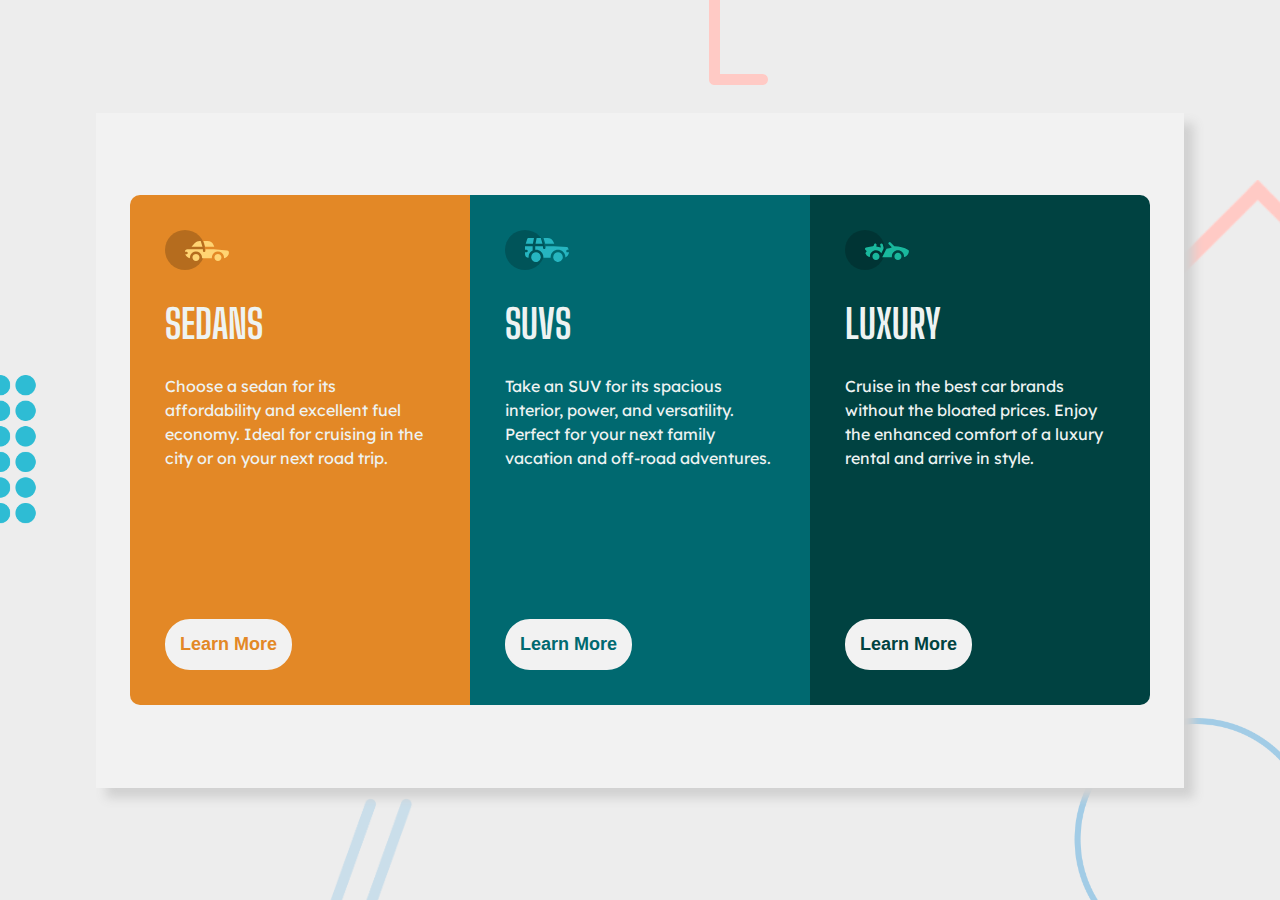
<file: bem/main.html>
<!DOCTYPE html>
<html lang="en">
  <head>
    <meta charset="UTF-8" />
    <meta name="viewport" content="width=device-width, initial-scale=1.0" />
    <link rel="stylesheet" href="styles.css" />
    <link
      href="https://fonts.googleapis.com/css2?family=Big+Shoulders+Display:wght@700&family=Lexend+Deca:wght@200&display=swap"
      rel="stylesheet"
    />
    <title>3-column preview card component</title>
  </head>
  <body>
    <main class="background"> 
      <img class="background__img
          background__img_left
          blue-circles"
        src="images/blue-circles.png"
        alt="blue-circles"/>
      <img class="background__img
          background__img_right-bottom
          blue-ring"
        src="images/blue-ring.png"
        alt="blue-ring"/>
      <img class="background__img
          background__img_top
          L-pink"
        src="images/L-pink.png"
        alt="L-pink"/>
      <img class="background__img
          background__img_left-bottom
          two-slashes"
        src="images/two-slashes.png"
        alt="two-slashes"/>
      <img class="background__img
          background__img_right-top
          waves-pink"
        src="images/waves-pink.png"
        alt="waves-pink"/>
      <div class="frame">
        <div class="wrapper"> 
          <section class="wrapper__sedans card">
            <img
              src="images/icon-sedans.svg"
              alt="icon-sedans"
              class="card__icon"
            />
            <h2 class="card__name">Sedans</h2>
            <p class="card__description">
              Choose a sedan for its affordability and excellent fuel economy.
              Ideal for cruising in the city or on your next road trip.
            </p>
            <button type="button" class="btn card__btn card__btn_orange">
              Learn More
            </button>
          </section>
          <section class="wrapper__suvs card">
            <img
              src="images/icon-suvs.svg"
              alt="icon-sedans"
              class="card__icon"
            />
            <h2 class="card__name">SUVS</h2>
            <p class="card__description">
              Take an SUV for its spacious interior, power, and versatility.
              Perfect for your next family vacation and off-road adventures.
            </p>
            <button type="button" class="btn card__btn card__btn_blue">
              Learn More
            </button>
          </section>
          <section class="wrapper__luxury card">
            <img
              src="images/icon-luxury.svg"
              alt="icon-sedans"
              class="card__icon"
            />
            <h2 class="card__name">luxury</h2>
            <p class="card__description">
              Cruise in the best car brands without the bloated prices. Enjoy
              the enhanced comfort of a luxury rental and arrive in style.
            </p>
            <button type="button" class="btn card__btn card__btn_green">
              Learn More
            </button>
          </section>
        </div>
      </div>
    </main>
  </body>
</html>
</file>
<file: bem/styles.css>
body {
  box-sizing: border-box;
  margin: 0;
  padding: 0;
  height: 100vh;

  --margin-size: 35px;
  --orange-card: hsl(31, 77%, 52%);
  --blue-card: hsl(184, 100%, 22%);
  --green-card: hsl(179, 100%, 13%);
  --bg-color: #eef3f2;
}

h1, h2, h3, h4, h5, h6 {
  margin: 0;
}

.background {
  height: 100%;
  display: flex;
  justify-content: center;
  align-items: center;
  background-color: hsl(0, 0%, 93%);
  overflow: hidden;
  position: relative;
}

.background__img {
  position: absolute;
  z-index: 1;
}

.background__img_left {
  left: -10px;
}

.background__img_right-bottom {
  right: -1%;
  bottom: -2%;
}

.background__img_right-top {
  top: 20%;
  right: -1%;
}

.background__img_top {
  top: -15%;
  right: 40%;
}

.background__img_left-bottom {
  left: 25%;
  bottom: -2%;
}

.blue-circles {
  height: 150px;
}

.blue-ring {
  height: 200px;
}

.waves-pink {
  height: 110px;
}

.two-slashes {
  height: 120px;
  opacity: 50%;
}

.L-pink {
  height: 220px;
}

.frame {
  background-color: hsl(0, 0%, 95%);
  overflow: hidden;
  width: 85%;
  height: 75%;
  display: flex;
  justify-content: center;
  align-items: center;
  box-shadow: 10px 10px 10px rgb(209, 209, 209);
  position: absolute;
  z-index: 2;
}

.wrapper {
  display: flex;
  justify-content: center;
  overflow: hidden;
  list-style-type: none;
  border-radius: 10px;
}

.wrapper__sedans {
  background-color: var(--orange-card);
}

.wrapper__suvs {
  background-color: var(--blue-card);
}

.wrapper__luxury {
  background-color: var(--green-card);
}

.card {
  width: 270px;
  height: 440px;
  padding: var(--margin-size);
  font-family: "Lexend Deca", sans-serif;
  color: var(--bg-color);
  position: relative;
}

.card__icon {
  width: 64px;
}

.card__name {
  text-transform: uppercase;
  font-size: 40px;
  font-family: "Big Shoulders Display", cursive;
  margin-top: 26px;
}

.card__description {
  font-size: 16px;
  line-height: 1.5;
  width: 100%;
  margin-top: 26px;
}

.btn {
  padding: 13px;
  background-color: hsl(0, 0%, 95%);
  border-radius: 25px;
  border: 2px hsl(0, 0%, 95%) solid;
  font-size: 18px;
  font-weight: 600;
  cursor: pointer;
}

.card__btn {
  position: absolute;
  bottom: var(--margin-size);
  left: var(--margin-size);
}

.card__btn_orange {
  color: var(--orange-card);
}

.card__btn_blue {
  color: var(--blue-card);
}

.card__btn_green {
  color: var(--green-card);
}

.card__btn:active {
  background-color: rgba(0, 0, 0, 0);
  color: var(--bg-color);
}
</file>
